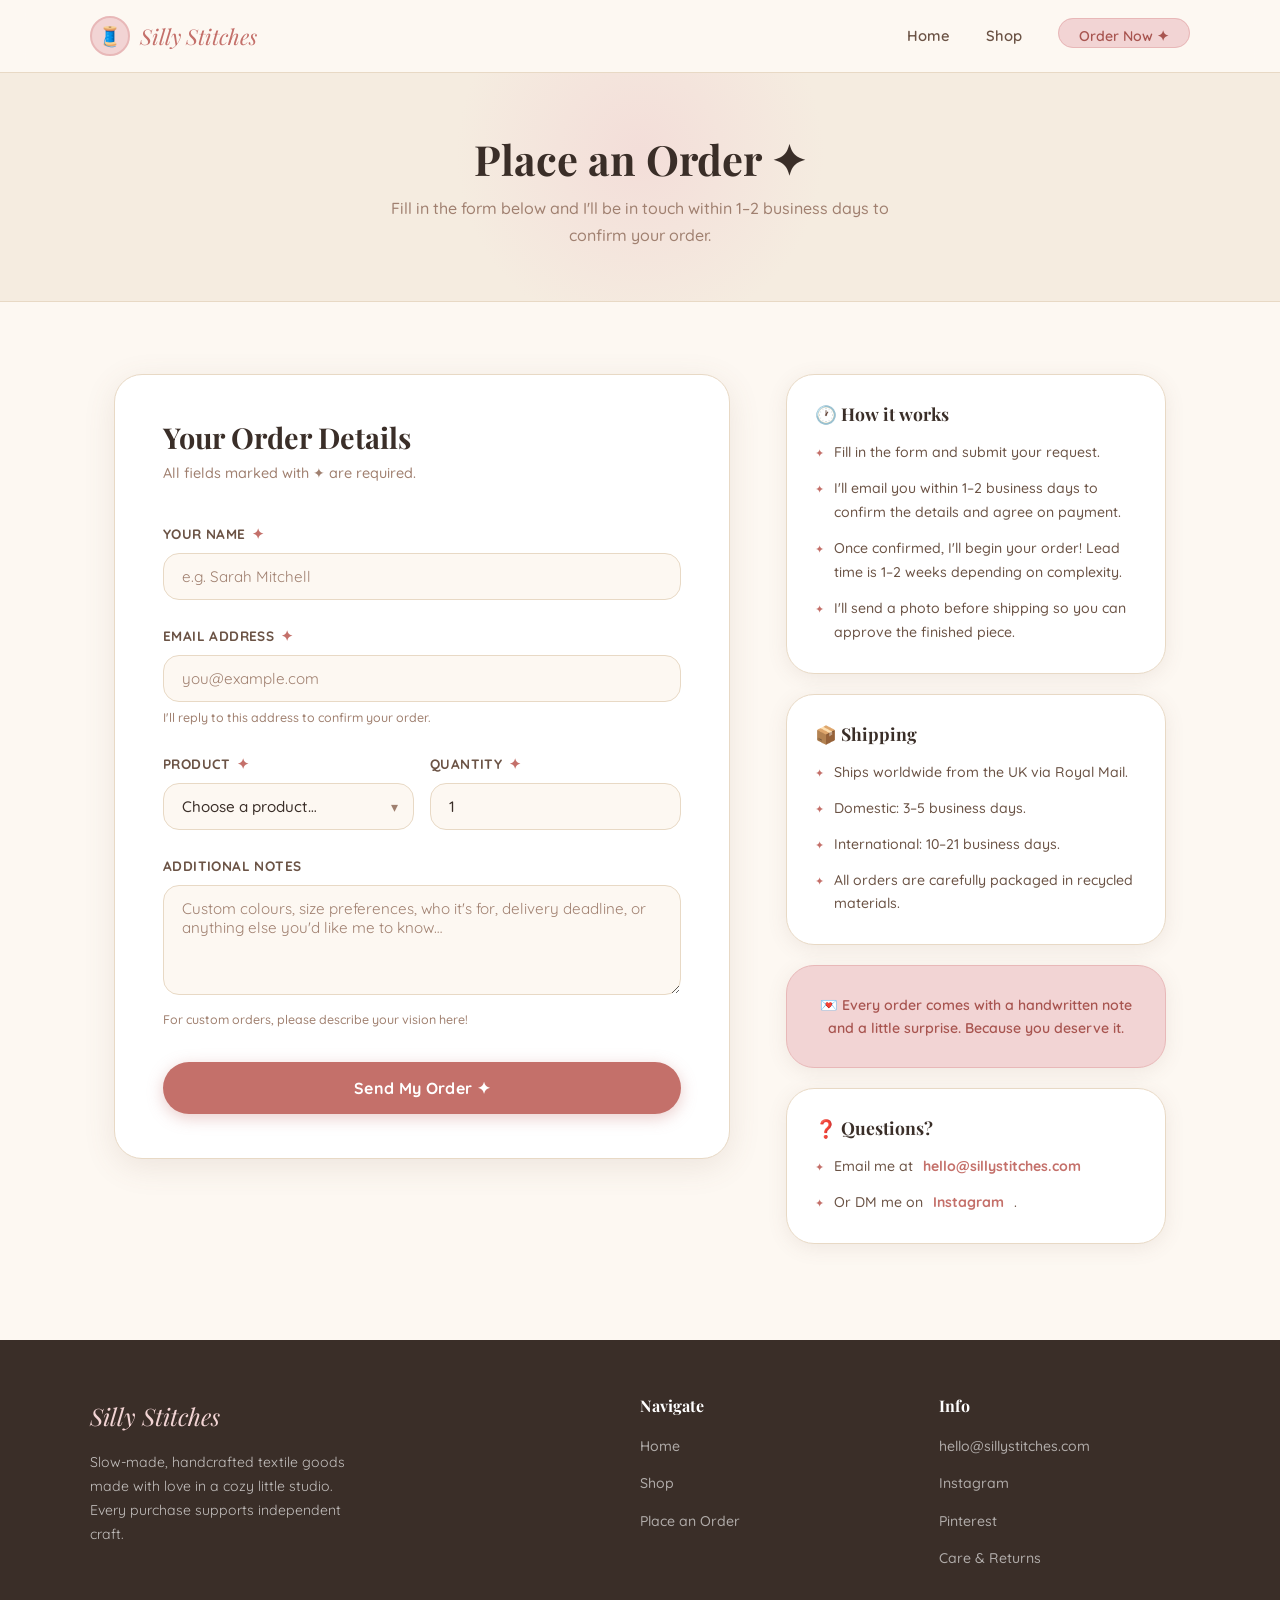
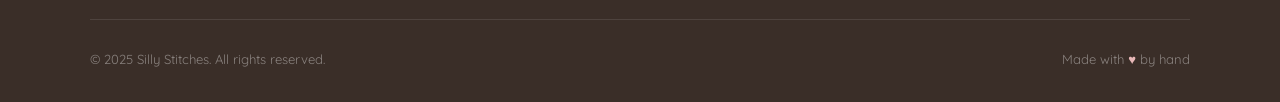
<file: order.html>
<!DOCTYPE html>
<html lang="en">
<head>
  <meta charset="UTF-8" />
  <meta name="viewport" content="width=device-width, initial-scale=1.0" />
  <meta name="description" content="Place an order with Silly Stitches — handmade crochet and embroidery." />
  <title>Order — Silly Stitches</title>
  <link rel="stylesheet" href="styles.css" />
  <link rel="icon" href="data:image/svg+xml,<svg xmlns='http://www.w3.org/2000/svg' viewBox='0 0 100 100'><text y='.9em' font-size='90'>🧵</text></svg>" />
</head>
<body>

  <!-- ============================
       NAVIGATION
       ============================ -->
  <nav class="navbar" role="navigation" aria-label="Main navigation">
    <div class="navbar-inner">

      <a href="index.html" class="navbar-logo" aria-label="Silly Stitches Home">
        <div class="logo-icon">🧵</div>
        <span class="logo-text">Silly Stitches</span>
      </a>

      <ul class="navbar-links" id="navLinks">
        <li><a href="index.html">Home</a></li>
        <li><a href="shop.html">Shop</a></li>
        <li><a href="order.html" class="active navbar-cta">Order Now ✦</a></li>
      </ul>

      <button class="navbar-toggle" id="navToggle" aria-label="Toggle navigation" aria-expanded="false">
        <span></span>
        <span></span>
        <span></span>
      </button>

    </div>
  </nav>


  <!-- ============================
       PAGE HERO
       ============================ -->
  <header class="page-hero">
    <h1 class="section-title">Place an Order ✦</h1>
    <p>Fill in the form below and I'll be in touch within 1–2 business days to confirm your order.</p>
  </header>


  <!-- ============================
       ORDER SECTION
       ============================ -->
  <section class="order-section" aria-labelledby="order-title">
    <div class="container">
      <div class="order-layout">

        <!-- ── ORDER FORM ── -->
        <div class="order-form-card">
          <h2 id="order-title">Your Order Details</h2>
          <p class="form-tagline">All fields marked with ✦ are required.</p>

          <!--
            FORM: submits via POST to /api/order (handled by Cloudflare Worker)
            Data is sent as application/x-www-form-urlencoded (standard HTML form)
            DO NOT change method or action without updating the Worker too.
          -->
          <form
            id="orderForm"
            method="POST"
            action="/api/order"
            novalidate
          >

            <!-- Name -->
            <div class="form-group">
              <label class="form-label" for="name">
                Your Name <span class="required-star">✦</span>
              </label>
              <input
                type="text"
                id="name"
                name="name"
                class="form-input"
                placeholder="e.g. Sarah Mitchell"
                required
                autocomplete="name"
              />
            </div>

            <!-- Email -->
            <div class="form-group">
              <label class="form-label" for="email">
                Email Address <span class="required-star">✦</span>
              </label>
              <input
                type="email"
                id="email"
                name="email"
                class="form-input"
                placeholder="you@example.com"
                required
                autocomplete="email"
              />
              <p class="form-hint">I'll reply to this address to confirm your order.</p>
            </div>

            <!-- Product name & quantity row -->
            <div class="form-row">

              <!-- Product -->
              <div class="form-group" style="margin-bottom:0">
                <label class="form-label" for="product">
                  Product <span class="required-star">✦</span>
                </label>
                <div class="select-wrap">
                  <select
                    id="product"
                    name="product"
                    class="form-select"
                    required
                  >
                    <option value="" disabled selected>Choose a product…</option>
                    <!--
                      EDIT PRODUCTS: Add or remove <option> entries here
                      to match the products in your shop.
                    -->
                    <option value="Sunflower Coaster Set">Sunflower Coaster Set — $18</option>
                    <option value="Cream Market Bag">Cream Market Bag — $34</option>
                    <option value="Wildflower Hoop Art">Wildflower Hoop Art — $42</option>
                    <option value="Blush Plant Pot Cover">Blush Plant Pot Cover — $22</option>
                    <option value="Floral Tea Towel">Floral Tea Towel — $28</option>
                    <option value="Terracotta Bookmark">Terracotta Bookmark — $8</option>
                    <option value="Jute Table Mat">Jute Table Mat — $16</option>
                    <option value="Mushroom Keychain">Mushroom Keychain — $12</option>
                    <option value="Custom Name Hoop">Custom Name Hoop — from $38</option>
                    <option value="Custom Order">Something else (describe below)</option>
                  </select>
                </div>
              </div>

              <!-- Quantity -->
              <div class="form-group" style="margin-bottom:0">
                <label class="form-label" for="quantity">
                  Quantity <span class="required-star">✦</span>
                </label>
                <input
                  type="number"
                  id="quantity"
                  name="quantity"
                  class="form-input"
                  value="1"
                  min="1"
                  max="20"
                  required
                />
              </div>

            </div><!-- /.form-row -->

            <!-- Notes -->
            <div class="form-group" style="margin-top: 24px;">
              <label class="form-label" for="notes">
                Additional Notes
              </label>
              <textarea
                id="notes"
                name="notes"
                class="form-textarea"
                placeholder="Custom colours, size preferences, who it's for, delivery deadline, or anything else you'd like me to know…"
              ></textarea>
              <p class="form-hint">For custom orders, please describe your vision here!</p>
            </div>

            <!-- Submit -->
            <button type="submit" class="btn btn-primary form-submit" id="submitBtn">
              Send My Order ✦
            </button>

            <!-- Success / Error messages (shown by JS) -->
            <div class="form-message success" id="successMsg" role="alert">
              🎉 Order sent! I'll be in touch within 1–2 days to confirm everything.
            </div>
            <div class="form-message error" id="errorMsg" role="alert">
              😔 Something went wrong. Please email me directly at <strong>hello@sillystitches.com</strong>.
            </div>

          </form>
        </div><!-- /.order-form-card -->


        <!-- ── SIDEBAR ── -->
        <aside class="order-sidebar" aria-label="Order information">

          <!-- Processing info -->
          <div class="sidebar-card">
            <h3>🕐 How it works</h3>
            <ul class="sidebar-list">
              <li>Fill in the form and submit your request.</li>
              <li>I'll email you within 1–2 business days to confirm the details and agree on payment.</li>
              <li>Once confirmed, I'll begin your order! Lead time is 1–2 weeks depending on complexity.</li>
              <li>I'll send a photo before shipping so you can approve the finished piece.</li>
            </ul>
          </div>

          <!-- Shipping info -->
          <div class="sidebar-card">
            <h3>📦 Shipping</h3>
            <ul class="sidebar-list">
              <li>Ships worldwide from the UK via Royal Mail.</li>
              <li>Domestic: 3–5 business days.</li>
              <li>International: 10–21 business days.</li>
              <li>All orders are carefully packaged in recycled materials.</li>
            </ul>
          </div>

          <!-- Highlight -->
          <div class="sidebar-card sidebar-highlight">
            <p>
              💌 Every order comes with a handwritten note and a little surprise. Because you deserve it.
            </p>
          </div>

          <!-- Questions -->
          <div class="sidebar-card">
            <h3>❓ Questions?</h3>
            <ul class="sidebar-list">
              <!-- REPLACE: update with your real email -->
              <li>Email me at <a href="mailto:hello@sillystitches.com" style="color: var(--red-muted); font-weight: 700;">hello@sillystitches.com</a></li>
              <li>Or DM me on <a href="#" style="color: var(--red-muted); font-weight: 700;">Instagram</a>.</li>
            </ul>
          </div>

        </aside><!-- /.order-sidebar -->

      </div><!-- /.order-layout -->
    </div>
  </section>


  <!-- ============================
       FOOTER
       ============================ -->
  <footer class="footer" role="contentinfo">
    <div class="footer-inner">

      <div class="footer-brand">
        <span class="logo-text display-font">Silly Stitches</span>
        <p>Slow-made, handcrafted textile goods made with love in a cozy little studio.
          Every purchase supports independent craft.</p>
      </div>

      <div class="footer-col">
        <h4>Navigate</h4>
        <ul>
          <li><a href="index.html">Home</a></li>
          <li><a href="shop.html">Shop</a></li>
          <li><a href="order.html">Place an Order</a></li>
        </ul>
      </div>

      <div class="footer-col">
        <h4>Info</h4>
        <ul>
          <!-- REPLACE: update with your real info -->
          <li><a href="mailto:hello@sillystitches.com">hello@sillystitches.com</a></li>
          <li><a href="#">Instagram</a></li>
          <li><a href="#">Pinterest</a></li>
          <li><a href="#">Care & Returns</a></li>
        </ul>
      </div>

    </div>

    <div class="footer-bottom">
      <span>© 2025 Silly Stitches. All rights reserved.</span>
      <span>Made with <span class="footer-heart">♥</span> by hand</span>
    </div>
  </footer>

  <script src="script.js"></script>
</body>
</html>
</file>
<file: styles.css>
/* ============================================
   SILLY STITCHES — Main Stylesheet
   Cozy handmade craft brand
   ============================================ */

/* ---------- Google Fonts ---------- */
@import url('https://fonts.googleapis.com/css2?family=Quicksand:wght@400;500;600;700&family=Playfair+Display:ital,wght@0,400;0,600;1,400&display=swap');

/* ---------- CSS Variables (Color Palette) ---------- */
:root {
  --cream:       #fdf8f2;
  --cream-dark:  #f5ece0;
  --beige:       #e8d9c5;
  --beige-mid:   #d4bfa0;
  --pink-soft:   #f2d4d4;
  --pink-mid:    #e8b8b8;
  --red-muted:   #c4706a;
  --red-deep:    #a85550;
  --brown-warm:  #7a5c4e;
  --text-dark:   #3a2e28;
  --text-mid:    #6b5345;
  --text-light:  #a08070;
  --white:       #ffffff;

  --font-body:    'Quicksand', sans-serif;
  --font-display: 'Playfair Display', serif;

  --radius-sm:  8px;
  --radius-md:  16px;
  --radius-lg:  28px;
  --radius-xl:  48px;

  --shadow-soft: 0 4px 20px rgba(122, 92, 78, 0.10);
  --shadow-card: 0 8px 32px rgba(122, 92, 78, 0.12);
  --shadow-lift: 0 16px 48px rgba(122, 92, 78, 0.18);

  --transition: 0.3s cubic-bezier(0.25, 0.46, 0.45, 0.94);
}

/* ---------- Reset & Base ---------- */
*, *::before, *::after {
  box-sizing: border-box;
  margin: 0;
  padding: 0;
}

html {
  scroll-behavior: smooth;
}

body {
  font-family: var(--font-body);
  background-color: var(--cream);
  color: var(--text-dark);
  line-height: 1.7;
  font-size: 16px;
  -webkit-font-smoothing: antialiased;
}

img {
  display: block;
  max-width: 100%;
}

a {
  color: inherit;
  text-decoration: none;
}

ul {
  list-style: none;
}

/* ---------- Typography Helpers ---------- */
.display-font {
  font-family: var(--font-display);
}

h1, h2, h3, h4 {
  line-height: 1.25;
}

/* ---------- Layout Utilities ---------- */
.container {
  max-width: 1100px;
  margin: 0 auto;
  padding: 0 24px;
}

.section {
  padding: 80px 0;
}

.section-title {
  font-family: var(--font-display);
  font-size: clamp(1.8rem, 4vw, 2.6rem);
  color: var(--text-dark);
  margin-bottom: 12px;
}

.section-subtitle {
  font-size: 1rem;
  color: var(--text-light);
  font-weight: 500;
  margin-bottom: 48px;
}

.section-header {
  text-align: center;
  margin-bottom: 8px;
}

/* ---------- Buttons ---------- */
.btn {
  display: inline-block;
  padding: 14px 32px;
  border-radius: var(--radius-xl);
  font-family: var(--font-body);
  font-size: 0.95rem;
  font-weight: 700;
  cursor: pointer;
  border: none;
  transition: var(--transition);
  letter-spacing: 0.02em;
}

.btn-primary {
  background-color: var(--red-muted);
  color: var(--white);
  box-shadow: 0 4px 16px rgba(196, 112, 106, 0.35);
}

.btn-primary:hover {
  background-color: var(--red-deep);
  transform: translateY(-2px);
  box-shadow: 0 8px 24px rgba(196, 112, 106, 0.45);
}

.btn-secondary {
  background-color: var(--cream-dark);
  color: var(--text-mid);
  border: 2px solid var(--beige);
}

.btn-secondary:hover {
  background-color: var(--beige);
  transform: translateY(-2px);
}

.btn-outline {
  background-color: transparent;
  color: var(--red-muted);
  border: 2px solid var(--red-muted);
}

.btn-outline:hover {
  background-color: var(--red-muted);
  color: var(--white);
  transform: translateY(-2px);
}

/* ============================================
   NAVIGATION
   ============================================ */
.navbar {
  position: sticky;
  top: 0;
  z-index: 100;
  background-color: rgba(253, 248, 242, 0.92);
  backdrop-filter: blur(12px);
  -webkit-backdrop-filter: blur(12px);
  border-bottom: 1px solid var(--beige);
  padding: 0 24px;
}

.navbar-inner {
  max-width: 1100px;
  margin: 0 auto;
  display: flex;
  align-items: center;
  justify-content: space-between;
  height: 72px;
}

/* Logo */
.navbar-logo {
  display: flex;
  align-items: center;
  gap: 10px;
  text-decoration: none;
}

.logo-icon {
  width: 40px;
  height: 40px;
  background-color: var(--pink-soft);
  border-radius: 50%;
  display: flex;
  align-items: center;
  justify-content: center;
  font-size: 1.2rem;
  border: 2px solid var(--pink-mid);
}

.logo-text {
  font-family: var(--font-display);
  font-size: 1.35rem;
  color: var(--red-muted);
  font-style: italic;
}

/* Nav links */
.navbar-links {
  display: flex;
  align-items: center;
  gap: 36px;
}

.navbar-links a {
  font-size: 0.92rem;
  font-weight: 600;
  color: var(--text-mid);
  position: relative;
  transition: color var(--transition);
  padding-bottom: 2px;
}

.navbar-links a::after {
  content: '';
  position: absolute;
  bottom: -2px;
  left: 0;
  width: 0;
  height: 2px;
  background-color: var(--red-muted);
  border-radius: 2px;
  transition: width var(--transition);
}

.navbar-links a:hover,
.navbar-links a.active {
  color: var(--red-muted);
}

.navbar-links a:hover::after,
.navbar-links a.active::after {
  width: 100%;
}

/* Nav CTA */
.navbar-cta {
  font-size: 0.88rem !important;
  background-color: var(--pink-soft);
  padding: 8px 20px;
  border-radius: var(--radius-xl);
  border: 1.5px solid var(--pink-mid);
  color: var(--red-deep) !important;
  transition: var(--transition) !important;
}

.navbar-cta:hover {
  background-color: var(--red-muted) !important;
  color: var(--white) !important;
  border-color: var(--red-muted) !important;
}

.navbar-cta::after {
  display: none !important;
}

/* Mobile hamburger */
.navbar-toggle {
  display: none;
  flex-direction: column;
  gap: 5px;
  background: none;
  border: none;
  cursor: pointer;
  padding: 4px;
}

.navbar-toggle span {
  display: block;
  width: 24px;
  height: 2px;
  background-color: var(--text-mid);
  border-radius: 2px;
  transition: var(--transition);
}

/* ============================================
   HERO SECTION
   ============================================ */
.hero {
  min-height: 88vh;
  display: flex;
  align-items: center;
  background-color: var(--cream);
  position: relative;
  overflow: hidden;
  padding: 60px 24px;
}

/* Decorative background blobs */
.hero::before {
  content: '';
  position: absolute;
  width: 500px;
  height: 500px;
  background: radial-gradient(circle, var(--pink-soft) 0%, transparent 70%);
  top: -100px;
  right: -100px;
  border-radius: 50%;
  opacity: 0.7;
}

.hero::after {
  content: '';
  position: absolute;
  width: 350px;
  height: 350px;
  background: radial-gradient(circle, var(--cream-dark) 0%, transparent 70%);
  bottom: -80px;
  left: -80px;
  border-radius: 50%;
  opacity: 0.8;
}

.hero-inner {
  max-width: 1100px;
  margin: 0 auto;
  display: grid;
  grid-template-columns: 1fr 1fr;
  gap: 64px;
  align-items: center;
  position: relative;
  z-index: 1;
  width: 100%;
}

.hero-content {
  animation: fadeInUp 0.8s ease both;
}

.hero-badge {
  display: inline-flex;
  align-items: center;
  gap: 8px;
  background-color: var(--pink-soft);
  border: 1.5px solid var(--pink-mid);
  border-radius: var(--radius-xl);
  padding: 6px 16px;
  font-size: 0.82rem;
  font-weight: 600;
  color: var(--red-deep);
  margin-bottom: 20px;
  letter-spacing: 0.04em;
  text-transform: uppercase;
}

.hero-title {
  font-family: var(--font-display);
  font-size: clamp(2.4rem, 5.5vw, 4rem);
  color: var(--text-dark);
  margin-bottom: 16px;
  line-height: 1.15;
}

.hero-title em {
  color: var(--red-muted);
  font-style: italic;
}

.hero-tagline {
  font-size: 1.1rem;
  color: var(--text-mid);
  margin-bottom: 36px;
  font-weight: 500;
  max-width: 420px;
}

.hero-actions {
  display: flex;
  gap: 16px;
  flex-wrap: wrap;
  align-items: center;
}

/* Hero image panel */
.hero-visual {
  animation: fadeInUp 0.8s 0.15s ease both;
  position: relative;
}

.hero-image-wrap {
  border-radius: var(--radius-lg);
  overflow: hidden;
  box-shadow: var(--shadow-lift);
  position: relative;
  aspect-ratio: 4/5;
}

.hero-image-wrap img {
  width: 100%;
  height: 100%;
  object-fit: cover;
}

/* Floating accent card */
.hero-accent-card {
  position: absolute;
  bottom: -20px;
  left: -24px;
  background-color: var(--white);
  border-radius: var(--radius-md);
  padding: 14px 20px;
  box-shadow: var(--shadow-card);
  border: 1px solid var(--beige);
  display: flex;
  align-items: center;
  gap: 10px;
  font-size: 0.85rem;
  font-weight: 600;
  color: var(--text-mid);
  white-space: nowrap;
}

.hero-accent-card .accent-icon {
  font-size: 1.4rem;
}

/* ============================================
   FEATURES / PERKS STRIP
   ============================================ */
.perks-strip {
  background-color: var(--cream-dark);
  border-top: 1px solid var(--beige);
  border-bottom: 1px solid var(--beige);
  padding: 28px 24px;
}

.perks-inner {
  max-width: 1100px;
  margin: 0 auto;
  display: flex;
  justify-content: center;
  gap: 48px;
  flex-wrap: wrap;
}

.perk-item {
  display: flex;
  align-items: center;
  gap: 10px;
  font-size: 0.9rem;
  font-weight: 600;
  color: var(--text-mid);
}

.perk-icon {
  font-size: 1.3rem;
}

/* ============================================
   FEATURED PRODUCTS (HOME)
   ============================================ */
.featured {
  background-color: var(--cream);
}

.featured-grid {
  display: grid;
  grid-template-columns: repeat(3, 1fr);
  gap: 28px;
}

/* ============================================
   PRODUCT CARD (reused on home & shop)
   ============================================ */
.product-card {
  background-color: var(--white);
  border-radius: var(--radius-lg);
  overflow: hidden;
  box-shadow: var(--shadow-card);
  border: 1px solid var(--beige);
  transition: var(--transition);
  display: flex;
  flex-direction: column;
}

.product-card:hover {
  transform: translateY(-6px);
  box-shadow: var(--shadow-lift);
}

/* Product image area */
.product-image {
  position: relative;
  overflow: hidden;
  aspect-ratio: 1 / 1;
  background-color: var(--cream-dark);
}

.product-image img {
  width: 100%;
  height: 100%;
  object-fit: cover;
  transition: transform 0.5s ease;
}

.product-card:hover .product-image img {
  transform: scale(1.05);
}

/* Badge on image (e.g. "New") */
.product-badge {
  position: absolute;
  top: 12px;
  left: 12px;
  background-color: var(--red-muted);
  color: var(--white);
  font-size: 0.72rem;
  font-weight: 700;
  text-transform: uppercase;
  letter-spacing: 0.06em;
  padding: 4px 10px;
  border-radius: var(--radius-xl);
}

/* Product info */
.product-info {
  padding: 20px 22px 22px;
  flex: 1;
  display: flex;
  flex-direction: column;
  gap: 6px;
}

.product-name {
  font-family: var(--font-display);
  font-size: 1.05rem;
  color: var(--text-dark);
  font-weight: 600;
}

.product-desc {
  font-size: 0.85rem;
  color: var(--text-light);
  font-weight: 500;
  flex: 1;
}

.product-footer {
  display: flex;
  align-items: center;
  justify-content: space-between;
  margin-top: 14px;
}

.product-price {
  font-size: 1.1rem;
  font-weight: 700;
  color: var(--red-muted);
}

.product-order-btn {
  font-size: 0.82rem;
  padding: 8px 16px;
}

/* ============================================
   ABOUT SECTION (HOME)
   ============================================ */
.about {
  background-color: var(--cream-dark);
  border-top: 1px solid var(--beige);
  border-bottom: 1px solid var(--beige);
}

.about-inner {
  display: grid;
  grid-template-columns: 1fr 1fr;
  gap: 72px;
  align-items: center;
}

.about-image-wrap {
  border-radius: var(--radius-lg);
  overflow: hidden;
  box-shadow: var(--shadow-card);
  aspect-ratio: 4/3;
  position: relative;
}

.about-image-wrap img {
  width: 100%;
  height: 100%;
  object-fit: cover;
}

/* Decorative stitch border on about image */
.about-image-wrap::before {
  content: '';
  position: absolute;
  inset: 8px;
  border-radius: calc(var(--radius-lg) - 4px);
  border: 2px dashed rgba(196, 112, 106, 0.4);
  z-index: 1;
  pointer-events: none;
}

.about-content {
  display: flex;
  flex-direction: column;
  gap: 20px;
}

.about-content .section-title {
  margin-bottom: 4px;
}

.about-content p {
  color: var(--text-mid);
  font-size: 0.97rem;
  font-weight: 500;
}

.about-signature {
  font-family: var(--font-display);
  font-size: 1.3rem;
  color: var(--red-muted);
  font-style: italic;
  margin-top: 8px;
}

/* ============================================
   SHOP PAGE HERO
   ============================================ */
.page-hero {
  background-color: var(--cream-dark);
  padding: 60px 24px 52px;
  text-align: center;
  border-bottom: 1px solid var(--beige);
  position: relative;
  overflow: hidden;
}

.page-hero::before {
  content: '';
  position: absolute;
  width: 400px;
  height: 400px;
  background: radial-gradient(circle, var(--pink-soft) 0%, transparent 65%);
  top: -120px;
  left: 50%;
  transform: translateX(-50%);
  border-radius: 50%;
  opacity: 0.6;
}

.page-hero .section-title {
  position: relative;
  z-index: 1;
  margin-bottom: 10px;
}

.page-hero p {
  position: relative;
  z-index: 1;
  color: var(--text-light);
  font-weight: 500;
  max-width: 500px;
  margin: 0 auto;
}

/* ============================================
   SHOP GRID
   ============================================ */
.shop-section {
  background-color: var(--cream);
  padding: 64px 0 80px;
}

.shop-grid {
  display: grid;
  grid-template-columns: repeat(3, 1fr);
  gap: 28px;
}

/* Filter bar (visual only — no JS logic needed for static) */
.shop-filter {
  display: flex;
  gap: 10px;
  flex-wrap: wrap;
  margin-bottom: 40px;
}

.filter-btn {
  padding: 8px 20px;
  border-radius: var(--radius-xl);
  font-family: var(--font-body);
  font-size: 0.85rem;
  font-weight: 600;
  cursor: pointer;
  border: 1.5px solid var(--beige);
  background-color: var(--white);
  color: var(--text-mid);
  transition: var(--transition);
}

.filter-btn:hover,
.filter-btn.active {
  background-color: var(--red-muted);
  color: var(--white);
  border-color: var(--red-muted);
}

/* ============================================
   ORDER PAGE
   ============================================ */
.order-section {
  background-color: var(--cream);
  padding: 72px 0 96px;
}

.order-layout {
  display: grid;
  grid-template-columns: 1fr 380px;
  gap: 56px;
  align-items: start;
}

/* Order form card */
.order-form-card {
  background-color: var(--white);
  border-radius: var(--radius-lg);
  padding: 44px 48px;
  box-shadow: var(--shadow-card);
  border: 1px solid var(--beige);
}

.order-form-card h2 {
  font-family: var(--font-display);
  font-size: 1.8rem;
  color: var(--text-dark);
  margin-bottom: 6px;
}

.order-form-card .form-tagline {
  color: var(--text-light);
  font-size: 0.9rem;
  font-weight: 500;
  margin-bottom: 36px;
}

/* Form fields */
.form-group {
  margin-bottom: 24px;
}

.form-label {
  display: block;
  font-size: 0.85rem;
  font-weight: 700;
  color: var(--text-mid);
  margin-bottom: 8px;
  letter-spacing: 0.03em;
  text-transform: uppercase;
}

.form-label .required-star {
  color: var(--red-muted);
  margin-left: 2px;
}

.form-input,
.form-select,
.form-textarea {
  width: 100%;
  padding: 13px 18px;
  border: 1.5px solid var(--beige);
  border-radius: var(--radius-md);
  font-family: var(--font-body);
  font-size: 0.95rem;
  font-weight: 500;
  color: var(--text-dark);
  background-color: var(--cream);
  transition: border-color var(--transition), box-shadow var(--transition);
  outline: none;
  -webkit-appearance: none;
  appearance: none;
}

.form-input:focus,
.form-select:focus,
.form-textarea:focus {
  border-color: var(--red-muted);
  box-shadow: 0 0 0 4px rgba(196, 112, 106, 0.12);
  background-color: var(--white);
}

.form-input::placeholder,
.form-textarea::placeholder {
  color: var(--text-light);
  font-weight: 400;
}

/* Select arrow */
.select-wrap {
  position: relative;
}

.select-wrap::after {
  content: '▾';
  position: absolute;
  right: 16px;
  top: 50%;
  transform: translateY(-50%);
  color: var(--text-light);
  pointer-events: none;
  font-size: 0.85rem;
}

.form-select {
  cursor: pointer;
  padding-right: 40px;
}

.form-textarea {
  resize: vertical;
  min-height: 110px;
}

/* Quantity row */
.form-row {
  display: grid;
  grid-template-columns: 1fr 1fr;
  gap: 16px;
}

/* Hint text under a field */
.form-hint {
  font-size: 0.78rem;
  color: var(--text-light);
  margin-top: 5px;
  font-weight: 500;
}

/* Submit btn */
.form-submit {
  width: 100%;
  padding: 16px;
  font-size: 1rem;
  margin-top: 8px;
}

/* Success / error messages */
.form-message {
  display: none;
  padding: 14px 18px;
  border-radius: var(--radius-md);
  font-size: 0.9rem;
  font-weight: 600;
  margin-top: 16px;
  text-align: center;
}

.form-message.success {
  background-color: #d4f0e0;
  color: #2d7a50;
  border: 1px solid #a8dfc0;
}

.form-message.error {
  background-color: var(--pink-soft);
  color: var(--red-deep);
  border: 1px solid var(--pink-mid);
}

/* Sidebar info */
.order-sidebar {
  display: flex;
  flex-direction: column;
  gap: 20px;
  position: sticky;
  top: 96px;
}

.sidebar-card {
  background-color: var(--white);
  border-radius: var(--radius-lg);
  padding: 28px;
  border: 1px solid var(--beige);
  box-shadow: var(--shadow-soft);
}

.sidebar-card h3 {
  font-family: var(--font-display);
  font-size: 1.1rem;
  color: var(--text-dark);
  margin-bottom: 16px;
  display: flex;
  align-items: center;
  gap: 8px;
}

.sidebar-list {
  display: flex;
  flex-direction: column;
  gap: 12px;
}

.sidebar-list li {
  display: flex;
  align-items: flex-start;
  gap: 10px;
  font-size: 0.88rem;
  color: var(--text-mid);
  font-weight: 500;
}

.sidebar-list li::before {
  content: '✦';
  color: var(--red-muted);
  flex-shrink: 0;
  font-size: 0.7rem;
  margin-top: 3px;
}

.sidebar-highlight {
  background-color: var(--pink-soft);
  border: 1.5px solid var(--pink-mid);
  text-align: center;
}

.sidebar-highlight p {
  font-size: 0.88rem;
  color: var(--red-deep);
  font-weight: 600;
  line-height: 1.6;
}

/* ============================================
   FOOTER
   ============================================ */
.footer {
  background-color: var(--text-dark);
  color: rgba(255,255,255,0.7);
  padding: 56px 24px 32px;
}

.footer-inner {
  max-width: 1100px;
  margin: 0 auto;
  display: grid;
  grid-template-columns: 2fr 1fr 1fr;
  gap: 48px;
  margin-bottom: 48px;
}

.footer-brand .logo-text {
  color: var(--pink-soft);
  font-size: 1.5rem;
  display: block;
  margin-bottom: 14px;
}

.footer-brand p {
  font-size: 0.88rem;
  line-height: 1.7;
  max-width: 280px;
}

.footer-col h4 {
  font-family: var(--font-display);
  font-size: 1rem;
  color: var(--white);
  margin-bottom: 16px;
}

.footer-col ul {
  display: flex;
  flex-direction: column;
  gap: 10px;
}

.footer-col ul li a {
  font-size: 0.88rem;
  color: rgba(255,255,255,0.6);
  font-weight: 500;
  transition: color var(--transition);
}

.footer-col ul li a:hover {
  color: var(--pink-soft);
}

.footer-bottom {
  max-width: 1100px;
  margin: 0 auto;
  border-top: 1px solid rgba(255,255,255,0.1);
  padding-top: 28px;
  display: flex;
  justify-content: space-between;
  align-items: center;
  font-size: 0.82rem;
  color: rgba(255,255,255,0.4);
  flex-wrap: wrap;
  gap: 12px;
}

.footer-heart {
  color: var(--pink-mid);
}

/* ============================================
   ANIMATIONS
   ============================================ */
@keyframes fadeInUp {
  from {
    opacity: 0;
    transform: translateY(24px);
  }
  to {
    opacity: 1;
    transform: translateY(0);
  }
}

/* Scroll-triggered fade-in (via JS IntersectionObserver) */
.reveal {
  opacity: 0;
  transform: translateY(28px);
  transition: opacity 0.7s ease, transform 0.7s ease;
}

.reveal.visible {
  opacity: 1;
  transform: translateY(0);
}

/* ============================================
   RESPONSIVE — Tablet
   ============================================ */
@media (max-width: 900px) {
  .hero-inner {
    grid-template-columns: 1fr;
    gap: 40px;
    text-align: center;
  }

  .hero-actions {
    justify-content: center;
  }

  .hero-tagline {
    margin-left: auto;
    margin-right: auto;
  }

  .hero-visual {
    max-width: 400px;
    margin: 0 auto;
  }

  .hero-accent-card {
    left: 0;
  }

  .about-inner {
    grid-template-columns: 1fr;
    gap: 40px;
  }

  .featured-grid,
  .shop-grid {
    grid-template-columns: repeat(2, 1fr);
  }

  .order-layout {
    grid-template-columns: 1fr;
  }

  .order-sidebar {
    position: static;
  }

  .footer-inner {
    grid-template-columns: 1fr 1fr;
  }

  .footer-brand {
    grid-column: 1 / -1;
  }
}

/* ============================================
   RESPONSIVE — Mobile
   ============================================ */
@media (max-width: 600px) {
  .navbar-links {
    display: none;
    position: absolute;
    top: 72px;
    left: 0;
    right: 0;
    background-color: var(--cream);
    border-bottom: 1px solid var(--beige);
    padding: 16px 24px 24px;
    flex-direction: column;
    align-items: flex-start;
    gap: 20px;
    box-shadow: var(--shadow-soft);
  }

  .navbar-links.open {
    display: flex;
  }

  .navbar {
    position: relative; /* allow dropdown to show */
  }

  .navbar-toggle {
    display: flex;
  }

  .featured-grid,
  .shop-grid {
    grid-template-columns: 1fr;
    max-width: 380px;
    margin: 0 auto;
  }

  .order-form-card {
    padding: 28px 24px;
  }

  .form-row {
    grid-template-columns: 1fr;
  }

  .footer-inner {
    grid-template-columns: 1fr;
    gap: 32px;
  }

  .perks-inner {
    gap: 24px;
    flex-direction: column;
    align-items: center;
  }

  .hero {
    min-height: auto;
    padding: 48px 24px 40px;
  }

  .section {
    padding: 56px 0;
  }
}
</file>
